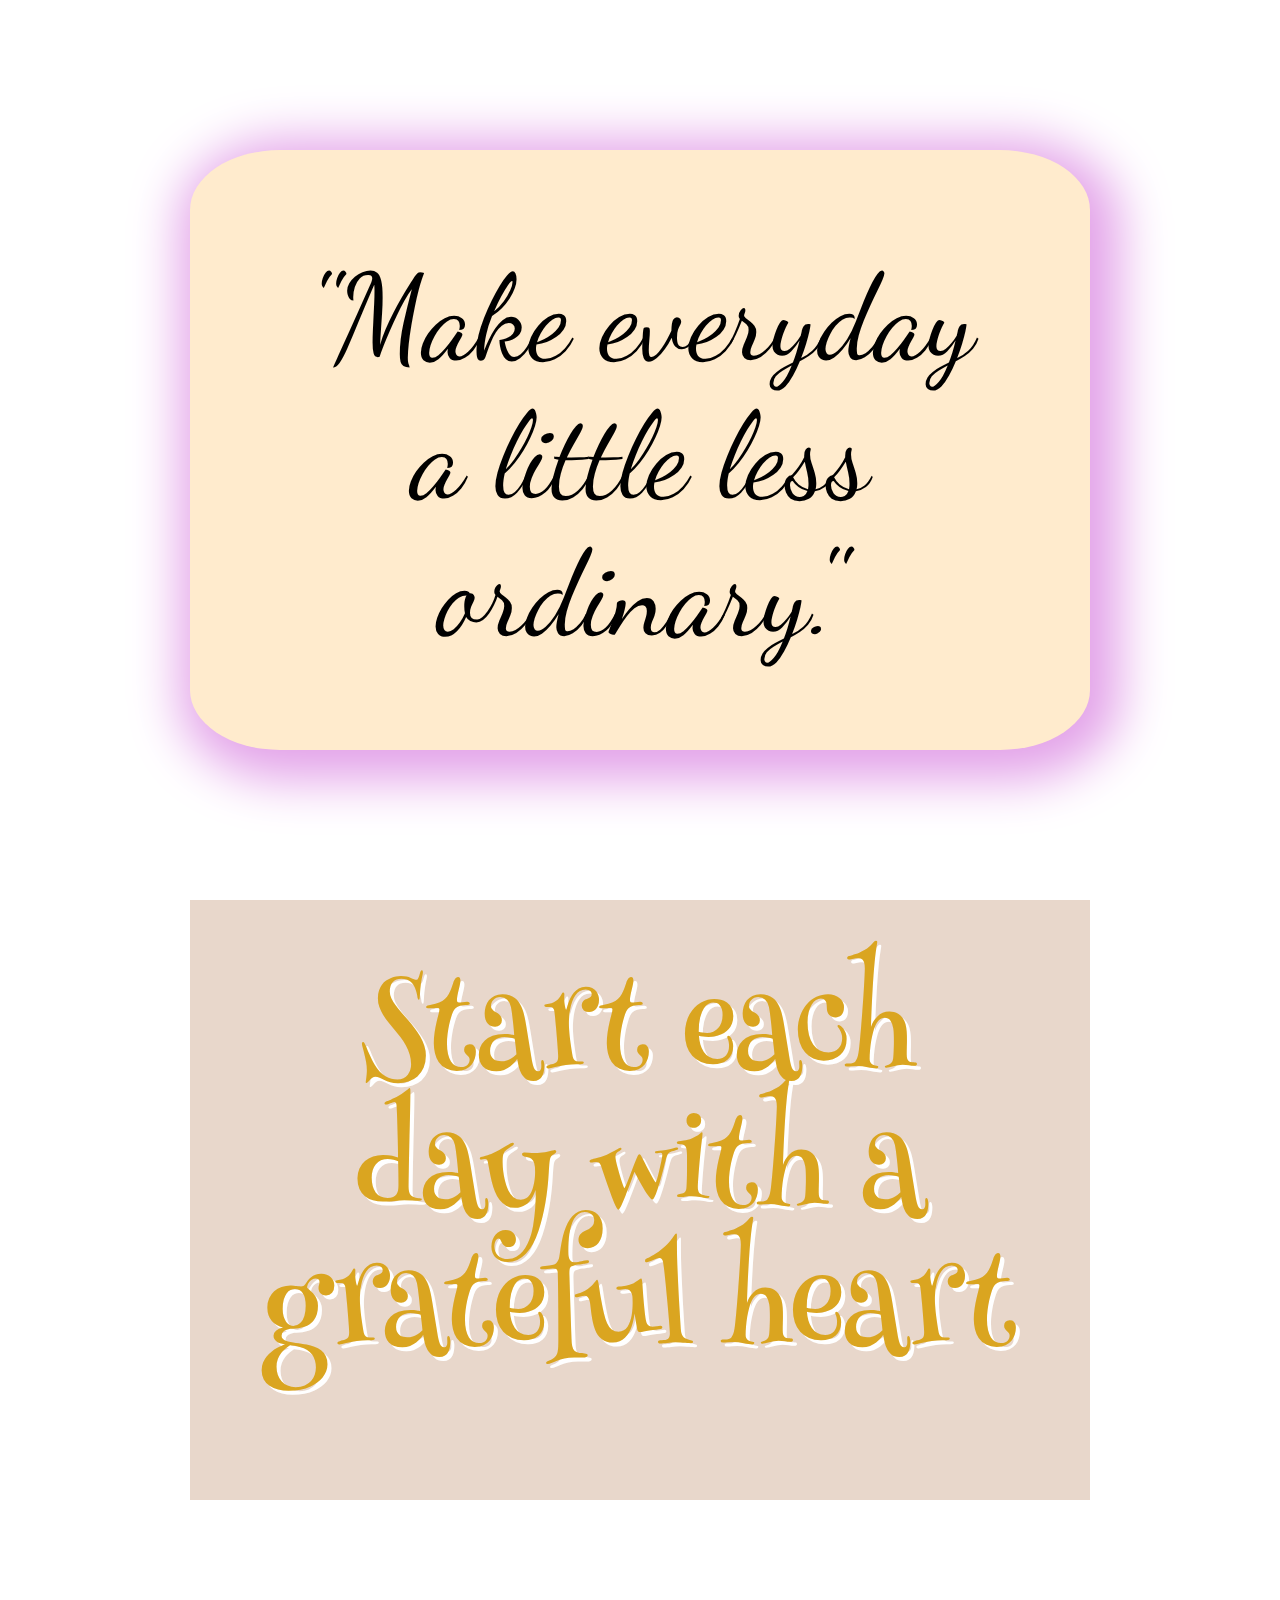
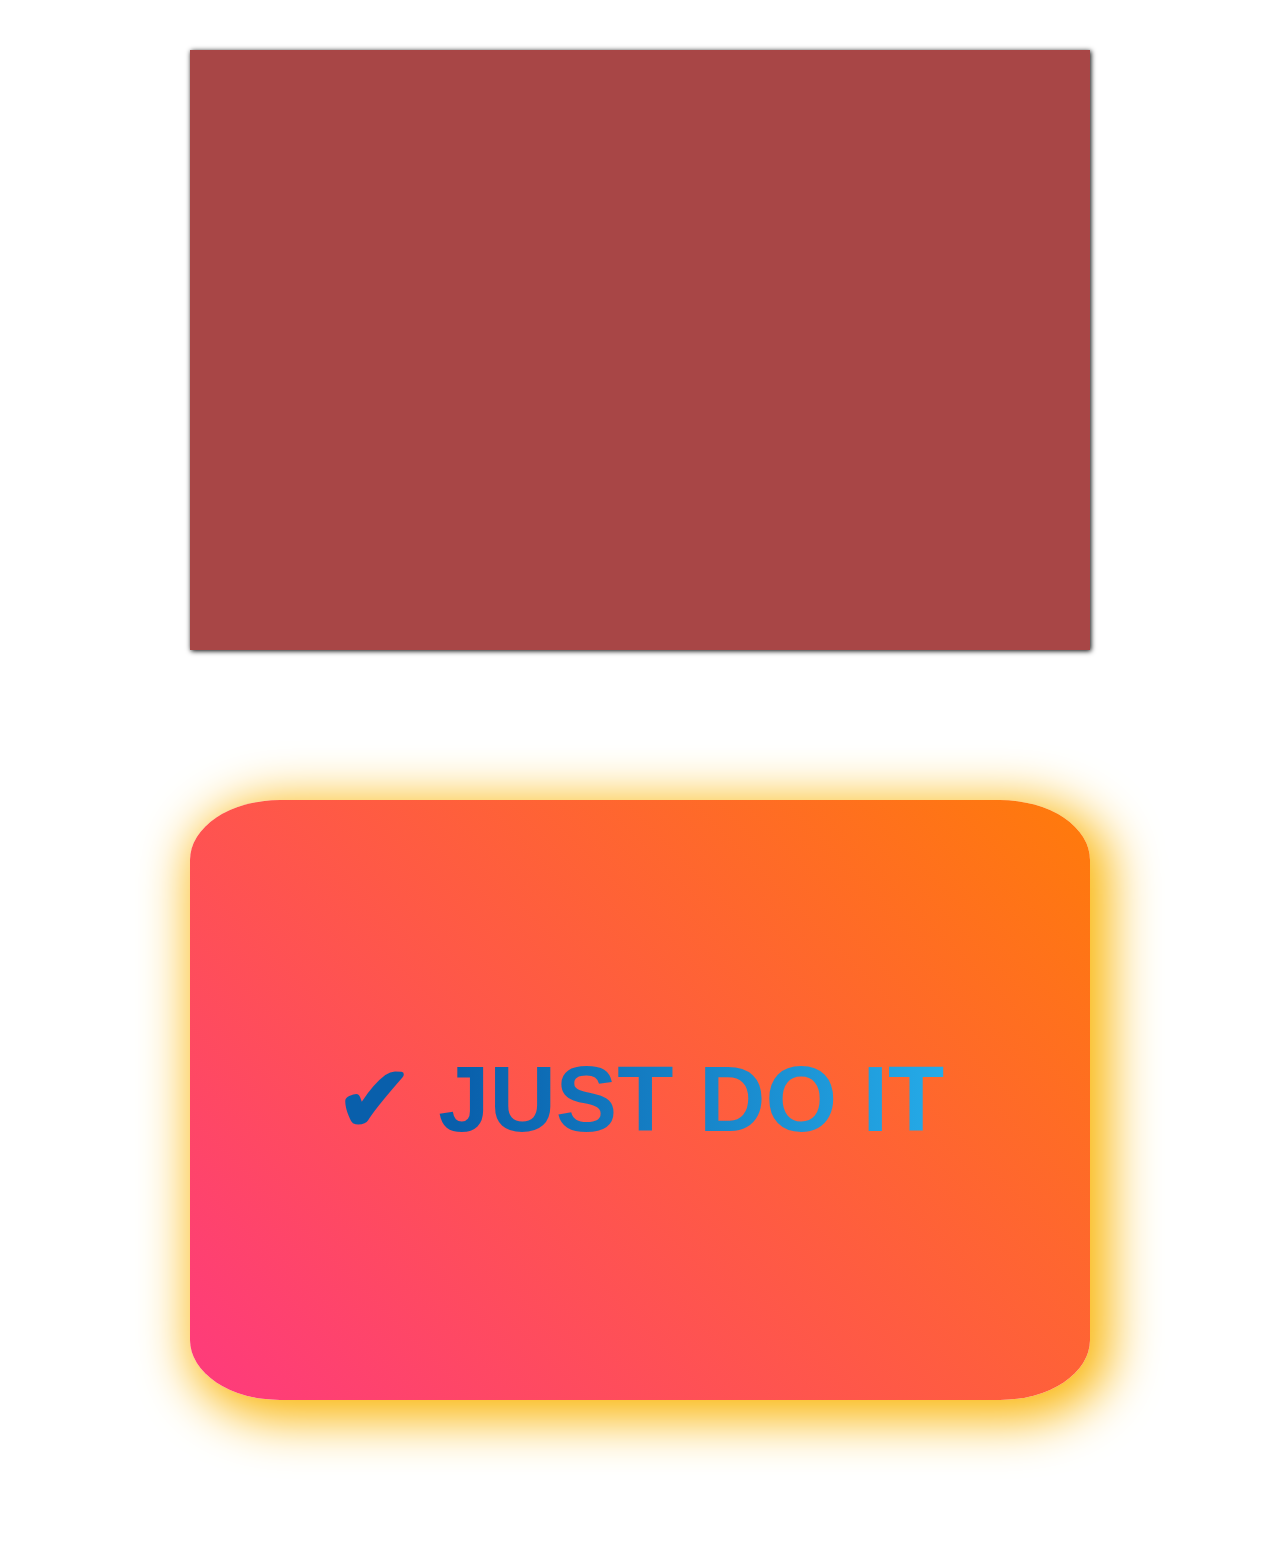
<file: index.html>
<!Doctype html>
<html lang="">

  <head>
    <meta charset="utf-8">
    <title> QUOTES </title>
    <meta name="description" content="">
    <meta name="viewport" content="width=device-width, initial-scale=1">

    <meta property="og:title" content="">
    <meta property="og:type" content="">
    <meta property="og:url" content="">
    <meta property="og:image" content="">

    <link rel="preconnect" href="https://fonts.googleapis.com">
    <link rel="preconnect" href="https://fonts.gstatic.com" crossorigin>
    <link href="https://fonts.googleapis.com/css2?family=Dancing+Script:wght@400;700&display=swap" rel="stylesheet">

    <link rel="preconnect" href="https://fonts.googleapis.com">
    <link rel="preconnect" href="https://fonts.gstatic.com" crossorigin>
    <link href="https://fonts.googleapis.com/css2?family=Henny+Penny&display=swap" rel="stylesheet">


    <link rel="preconnect" href="https://fonts.googleapis.com">
    <link rel="preconnect" href="https://fonts.gstatic.com" crossorigin>
    <link href="https://fonts.googleapis.com/css2?family=Vujahday+Script&display=swap" rel="stylesheet">


    <link rel="apple-touch-icon" sizes="57x57" href="img/apple-icon-57x57.png">
    <link rel="apple-touch-icon" sizes="60x60" href="img/apple-icon-60x60.png">
    <link rel="apple-touch-icon" sizes="72x72" href="img/apple-icon-72x72.png">
    <link rel="apple-touch-icon" sizes="76x76" href="img/apple-icon-76x76.png">
    <link rel="apple-touch-icon" sizes="114x114" href="img/apple-icon-114x114.png">
    <link rel="apple-touch-icon" sizes="120x120" href="img/apple-icon-120x120.png">
    <link rel="apple-touch-icon" sizes="144x144" href="img/apple-icon-144x144.png">
    <link rel="apple-touch-icon" sizes="152x152" href="img/apple-icon-152x152.png">
    <link rel="apple-touch-icon" sizes="180x180" href="img/apple-icon-180x180.png">
    <link rel="icon" type="image/png" sizes="192x192"  href="img/android-icon-192x192.png">
    <link rel="icon" type="image/png" sizes="32x32" href="img/favicon-32x32.png">
    <link rel="icon" type="image/png" sizes="96x96" href="img/favicon-96x96.png">
    <link rel="icon" type="image/png" sizes="16x16" href="img/favicon-16x16.png">
    <link rel="manifest" href="img/manifest.json">
    <meta name="msapplication-TileColor" content="#ffffff">
    <meta name="msapplication-TileImage" content="img/ms-icon-144x144.png">
    <meta name="theme-color" content="#ffffff">


    <link rel="stylesheet" href="css/normalize.css">
    <link rel="stylesheet" href="css/main.css">

  </head>

  <body>
    <div class="container-1">
      <div>
        <p class="quote-1">
          "Make everyday a little less ordinary."
        </p>
      </div>
    </div>

    <div class="container-2">
      <div>
        <p class="quote-2">
          Start each day with a grateful heart
        </p>
      </div>
    </div>


    <div class="container-3">
      <h1 class="quote-3">
        <span> Якщо переможений посміхається, </span>
        <span> переможець втрачає смак перемоги. </span>
      </h1>
    </div>
      

    <div class="container-4">
      <div>

        <div class="quote-4">
          <h1> ✔ Just do it</h1>
        </div>

      </div>
    </div>


  </body>

</html>
</file>
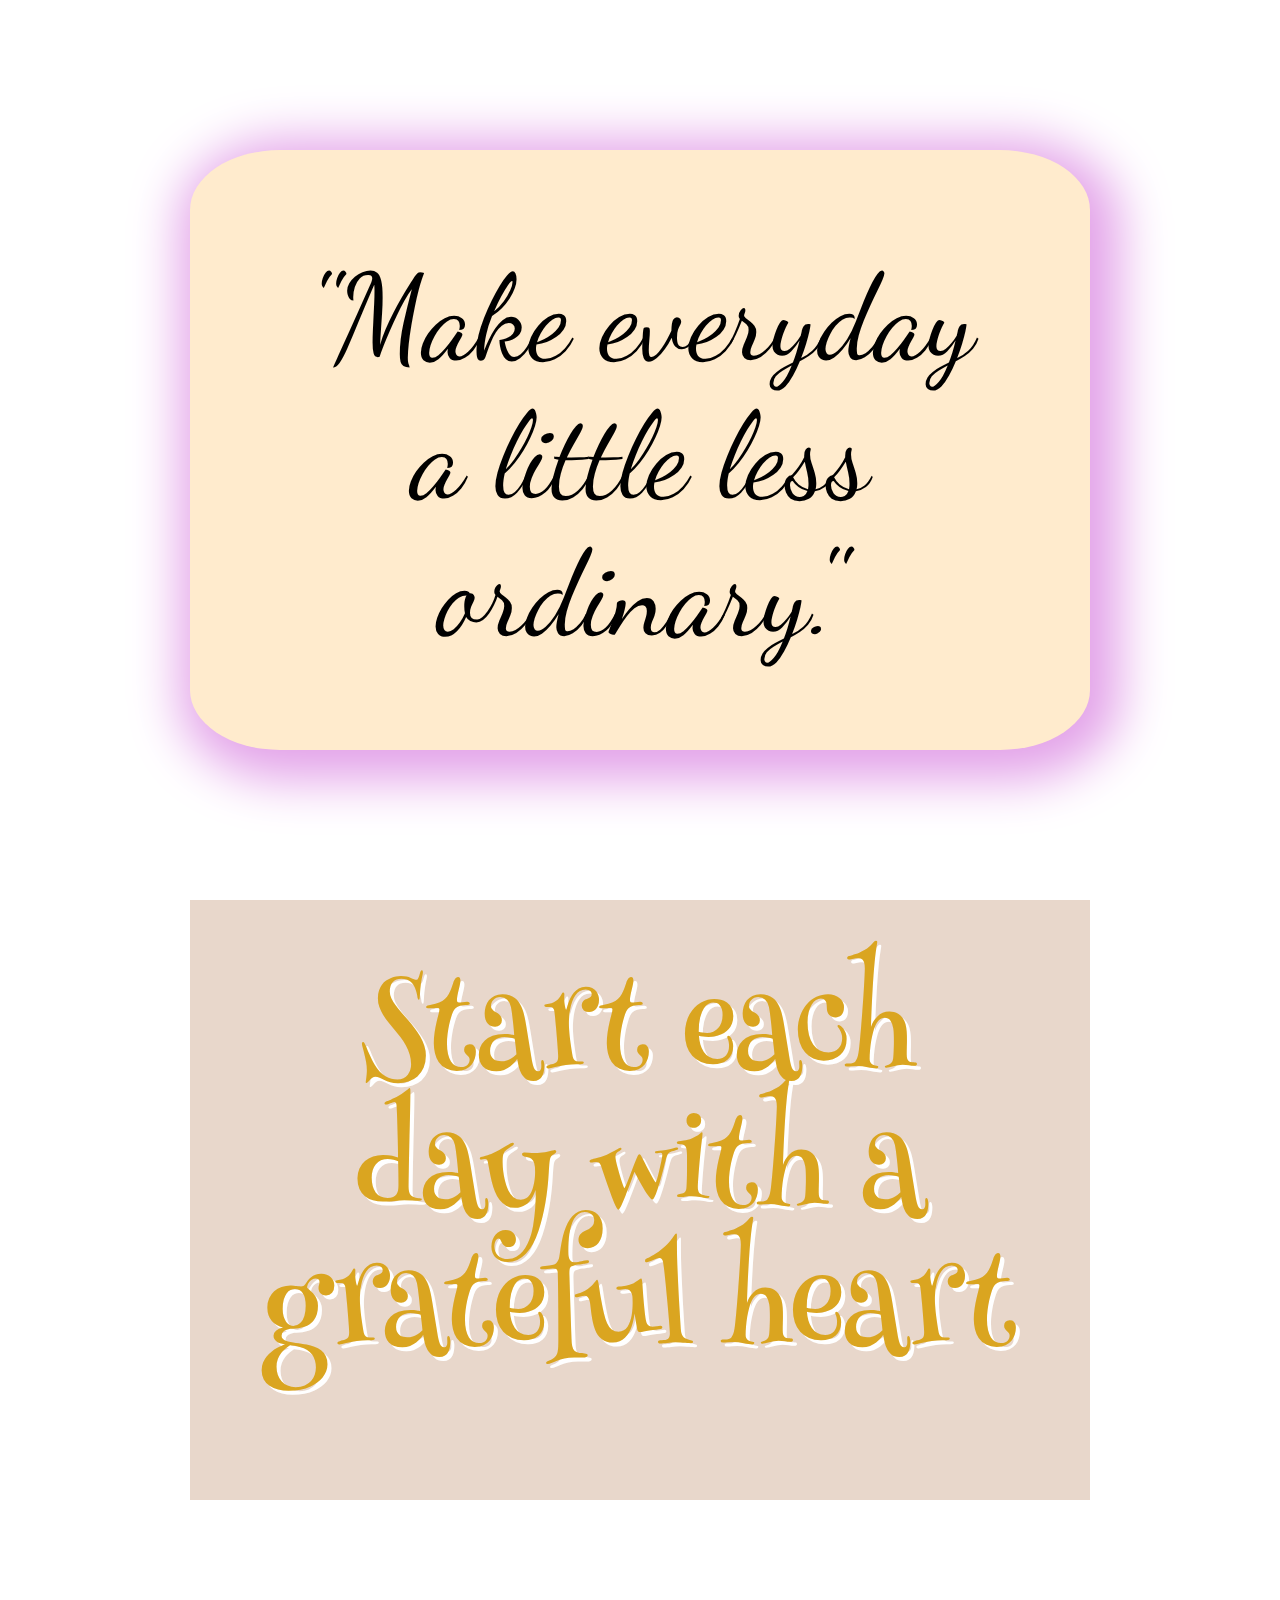
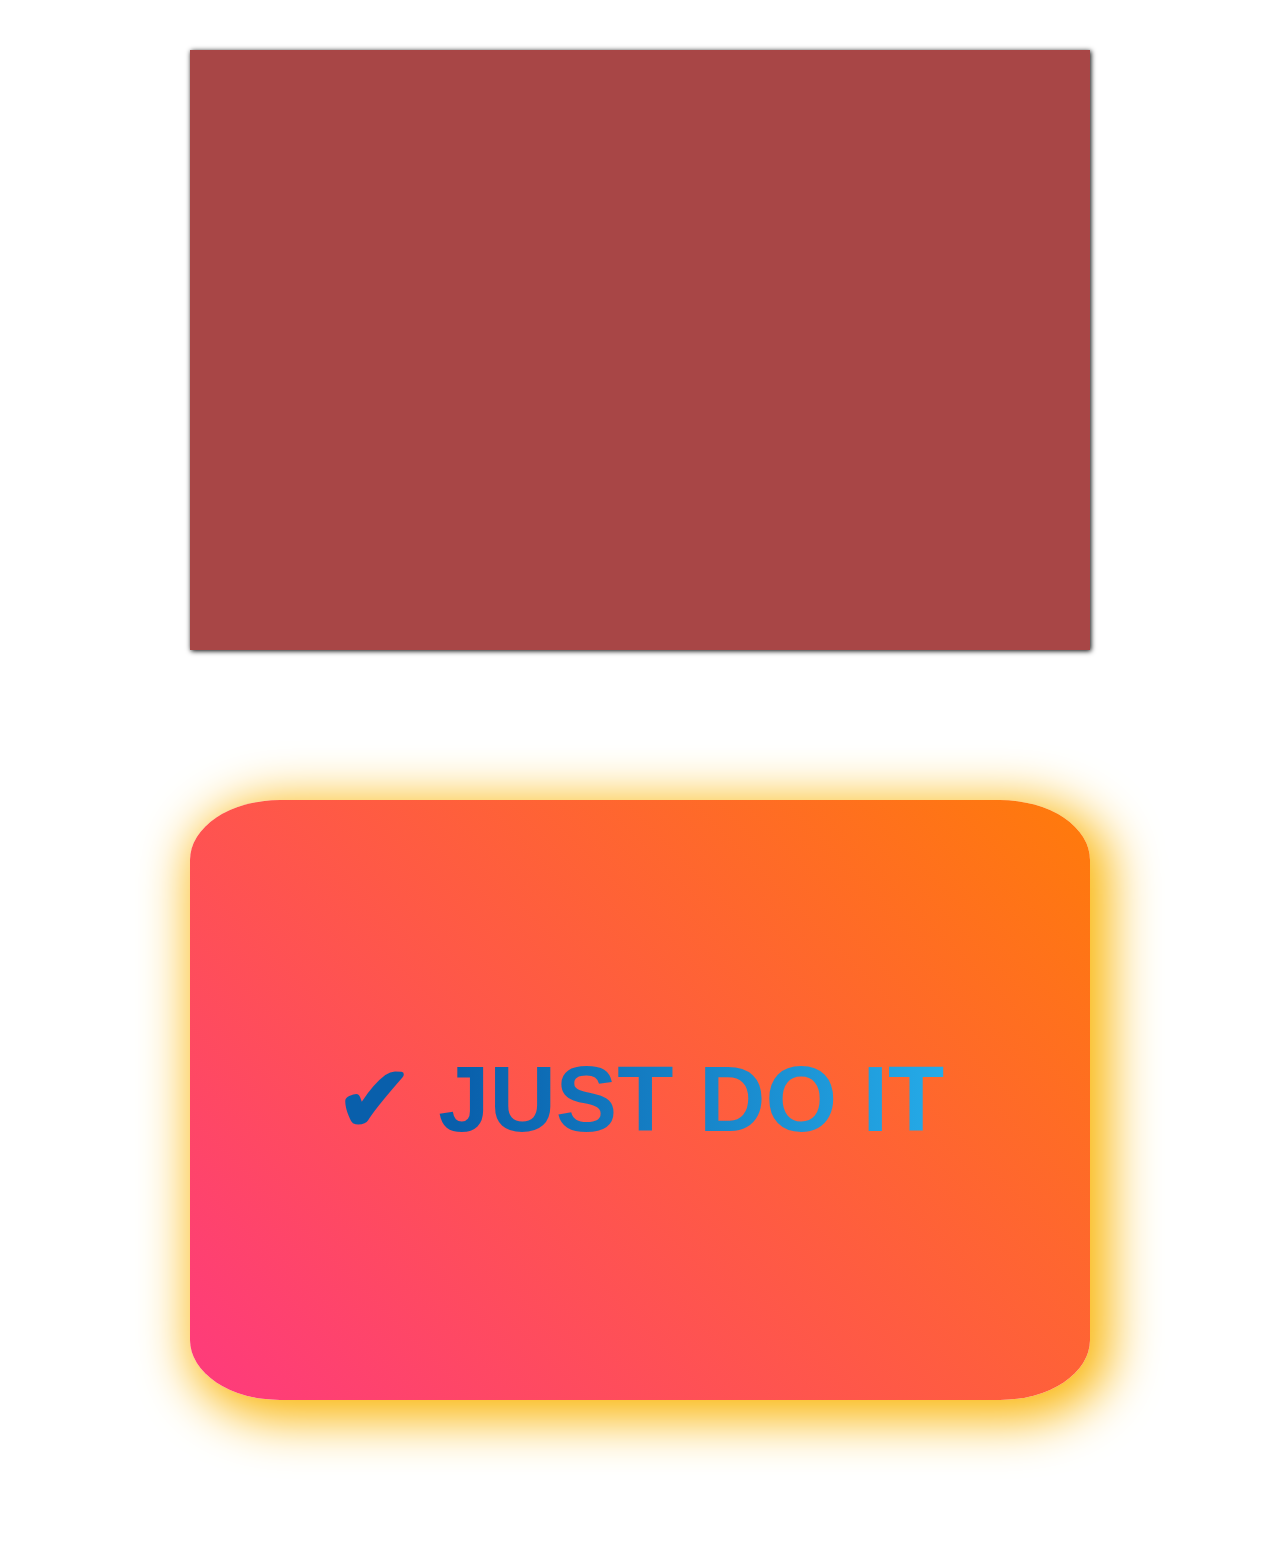
<file: html.html>
<!Doctype html>
<html lang="">

  <head>
    <meta charset="utf-8">
    <title> QUOTES </title>
    <meta name="description" content="">
    <meta name="viewport" content="width=device-width, initial-scale=1">

    <meta property="og:title" content="">
    <meta property="og:type" content="">
    <meta property="og:url" content="">
    <meta property="og:image" content="">

    <link rel="preconnect" href="https://fonts.googleapis.com">
    <link rel="preconnect" href="https://fonts.gstatic.com" crossorigin>
    <link href="https://fonts.googleapis.com/css2?family=Dancing+Script:wght@400;700&display=swap" rel="stylesheet">

    <link rel="preconnect" href="https://fonts.googleapis.com">
    <link rel="preconnect" href="https://fonts.gstatic.com" crossorigin>
    <link href="https://fonts.googleapis.com/css2?family=Henny+Penny&display=swap" rel="stylesheet">


    <link rel="preconnect" href="https://fonts.googleapis.com">
    <link rel="preconnect" href="https://fonts.gstatic.com" crossorigin>
    <link href="https://fonts.googleapis.com/css2?family=Vujahday+Script&display=swap" rel="stylesheet">


    <link rel="apple-touch-icon" sizes="57x57" href="img/apple-icon-57x57.png">
    <link rel="apple-touch-icon" sizes="60x60" href="img/apple-icon-60x60.png">
    <link rel="apple-touch-icon" sizes="72x72" href="img/apple-icon-72x72.png">
    <link rel="apple-touch-icon" sizes="76x76" href="img/apple-icon-76x76.png">
    <link rel="apple-touch-icon" sizes="114x114" href="img/apple-icon-114x114.png">
    <link rel="apple-touch-icon" sizes="120x120" href="img/apple-icon-120x120.png">
    <link rel="apple-touch-icon" sizes="144x144" href="img/apple-icon-144x144.png">
    <link rel="apple-touch-icon" sizes="152x152" href="img/apple-icon-152x152.png">
    <link rel="apple-touch-icon" sizes="180x180" href="img/apple-icon-180x180.png">
    <link rel="icon" type="image/png" sizes="192x192"  href="img/android-icon-192x192.png">
    <link rel="icon" type="image/png" sizes="32x32" href="img/favicon-32x32.png">
    <link rel="icon" type="image/png" sizes="96x96" href="img/favicon-96x96.png">
    <link rel="icon" type="image/png" sizes="16x16" href="img/favicon-16x16.png">
    <link rel="manifest" href="img/manifest.json">
    <meta name="msapplication-TileColor" content="#ffffff">
    <meta name="msapplication-TileImage" content="img/ms-icon-144x144.png">
    <meta name="theme-color" content="#ffffff">


    <link rel="stylesheet" href="css/normalize.css">
    <link rel="stylesheet" href="css/main.css">

  </head>

  <body>
    <div class="container-1">
      <div>
        <p class="quote-1">
          "Make everyday a little less ordinary."
        </p>
      </div>
    </div>

    <div class="container-2">
      <div>
        <p class="quote-2">
          Start each day with a grateful heart
        </p>
      </div>
    </div>


    <div class="container-3">
      <h1 class="quote-3">
        <span> Якщо переможений посміхається, </span>
        <span> переможець втрачає смак перемоги. </span>
      </h1>
    </div>
      

    <div class="container-4">
      <div>

        <div class="quote-4">
          <h1> ✔ Just do it</h1>
        </div>

      </div>
    </div>


  </body>

</html>
</file>
<file: css/main.css>
.body{
  background-color: rgb(56, 125, 157);
}


/* 1 */
.container-1{
  background-color: blanchedalmond;    
  background-repeat: no-repeat;
  background-size: cover;
  background-position: center;
  width: 900px;
  height: 600px;
  margin: 150px auto;
  color: black;
  border-radius: 10%;
  box-shadow: 10px 10px 50px 20px rgb(227, 162, 233);
}
.quote-1{
  font-family: 'Dancing Script', cursive;
  font-size: 120px;
  text-align: center;
  padding: 100px;
  animation: rainbow 1s infinite;
}
  @keyframes rainbow {
  0% {
    text-shadow: 0px 0px transparent, 1px 1px #19F, 2px 2px #19F, 3px 3px #19F, 4px 4px #19F, 5px 5px #19F, 6px 6px #19F, 7px 7px #19F, 8px 8px #19F, 9px 9px #19F, 10px 10px #19F, 11px 11px #19F, 12px 12px #19F, 13px 13px #EA0, 14px 14px #EA0, 15px 15px #EA0, 16px 16px #EA0, 17px 17px #EA0, 18px 18px #EA0, 19px 19px #EA0, 20px 20px #EA0, 21px 21px #EA0, 22px 22px #EA0, 23px 23px #EA0, 24px 24px #EA0, 25px 25px #E62, 26px 26px #E62, 27px 27px #E62, 28px 28px #E62, 29px 29px #E62, 30px 30px #E62, 31px 31px #E62, 32px 32px #E62, 33px 33px #E62, 34px 34px #E62, 35px 35px #E62, 36px 36px #E62, 37px 37px #E62, 38px 38px #C25, 39px 39px #C25, 40px 40px #C25, 41px 41px #C25, 42px 42px #C25, 43px 43px #C25, 44px 44px #C25, 45px 45px #C25, 46px 46px #C25, 47px 47px #C25, 48px 48px #C25, 49px 49px #C25, 50px 50px #19F;
  }
  2% {
    text-shadow: 0px 0px transparent, 1px 1px #19F, 2px 2px #19F, 3px 3px #19F, 4px 4px #19F, 5px 5px #19F, 6px 6px #19F, 7px 7px #19F, 8px 8px #19F, 9px 9px #19F, 10px 10px #19F, 11px 11px #19F, 12px 12px #EA0, 13px 13px #EA0, 14px 14px #EA0, 15px 15px #EA0, 16px 16px #EA0, 17px 17px #EA0, 18px 18px #EA0, 19px 19px #EA0, 20px 20px #EA0, 21px 21px #EA0, 22px 22px #EA0, 23px 23px #EA0, 24px 24px #E62, 25px 25px #E62, 26px 26px #E62, 27px 27px #E62, 28px 28px #E62, 29px 29px #E62, 30px 30px #E62, 31px 31px #E62, 32px 32px #E62, 33px 33px #E62, 34px 34px #E62, 35px 35px #E62, 36px 36px #E62, 37px 37px #C25, 38px 38px #C25, 39px 39px #C25, 40px 40px #C25, 41px 41px #C25, 42px 42px #C25, 43px 43px #C25, 44px 44px #C25, 45px 45px #C25, 46px 46px #C25, 47px 47px #C25, 48px 48px #C25, 49px 49px #19F, 50px 50px #19F;
  }
  4% {
    text-shadow: 0px 0px transparent, 1px 1px #19F, 2px 2px #19F, 3px 3px #19F, 4px 4px #19F, 5px 5px #19F, 6px 6px #19F, 7px 7px #19F, 8px 8px #19F, 9px 9px #19F, 10px 10px #19F, 11px 11px #EA0, 12px 12px #EA0, 13px 13px #EA0, 14px 14px #EA0, 15px 15px #EA0, 16px 16px #EA0, 17px 17px #EA0, 18px 18px #EA0, 19px 19px #EA0, 20px 20px #EA0, 21px 21px #EA0, 22px 22px #EA0, 23px 23px #E62, 24px 24px #E62, 25px 25px #E62, 26px 26px #E62, 27px 27px #E62, 28px 28px #E62, 29px 29px #E62, 30px 30px #E62, 31px 31px #E62, 32px 32px #E62, 33px 33px #E62, 34px 34px #E62, 35px 35px #E62, 36px 36px #C25, 37px 37px #C25, 38px 38px #C25, 39px 39px #C25, 40px 40px #C25, 41px 41px #C25, 42px 42px #C25, 43px 43px #C25, 44px 44px #C25, 45px 45px #C25, 46px 46px #C25, 47px 47px #C25, 48px 48px #19F, 49px 49px #19F, 50px 50px #19F;
  }
  6% {
    text-shadow: 0px 0px transparent, 1px 1px #19F, 2px 2px #19F, 3px 3px #19F, 4px 4px #19F, 5px 5px #19F, 6px 6px #19F, 7px 7px #19F, 8px 8px #19F, 9px 9px #19F, 10px 10px #EA0, 11px 11px #EA0, 12px 12px #EA0, 13px 13px #EA0, 14px 14px #EA0, 15px 15px #EA0, 16px 16px #EA0, 17px 17px #EA0, 18px 18px #EA0, 19px 19px #EA0, 20px 20px #EA0, 21px 21px #EA0, 22px 22px #E62, 23px 23px #E62, 24px 24px #E62, 25px 25px #E62, 26px 26px #E62, 27px 27px #E62, 28px 28px #E62, 29px 29px #E62, 30px 30px #E62, 31px 31px #E62, 32px 32px #E62, 33px 33px #E62, 34px 34px #E62, 35px 35px #C25, 36px 36px #C25, 37px 37px #C25, 38px 38px #C25, 39px 39px #C25, 40px 40px #C25, 41px 41px #C25, 42px 42px #C25, 43px 43px #C25, 44px 44px #C25, 45px 45px #C25, 46px 46px #C25, 47px 47px #19F, 48px 48px #19F, 49px 49px #19F, 50px 50px #19F;
  }
  8% {
    text-shadow: 0px 0px transparent, 1px 1px #19F, 2px 2px #19F, 3px 3px #19F, 4px 4px #19F, 5px 5px #19F, 6px 6px #19F, 7px 7px #19F, 8px 8px #19F, 9px 9px #EA0, 10px 10px #EA0, 11px 11px #EA0, 12px 12px #EA0, 13px 13px #EA0, 14px 14px #EA0, 15px 15px #EA0, 16px 16px #EA0, 17px 17px #EA0, 18px 18px #EA0, 19px 19px #EA0, 20px 20px #EA0, 21px 21px #E62, 22px 22px #E62, 23px 23px #E62, 24px 24px #E62, 25px 25px #E62, 26px 26px #E62, 27px 27px #E62, 28px 28px #E62, 29px 29px #E62, 30px 30px #E62, 31px 31px #E62, 32px 32px #E62, 33px 33px #E62, 34px 34px #C25, 35px 35px #C25, 36px 36px #C25, 37px 37px #C25, 38px 38px #C25, 39px 39px #C25, 40px 40px #C25, 41px 41px #C25, 42px 42px #C25, 43px 43px #C25, 44px 44px #C25, 45px 45px #C25, 46px 46px #19F, 47px 47px #19F, 48px 48px #19F, 49px 49px #19F, 50px 50px #19F;
  }
  10% {
    text-shadow: 0px 0px transparent, 1px 1px #19F, 2px 2px #19F, 3px 3px #19F, 4px 4px #19F, 5px 5px #19F, 6px 6px #19F, 7px 7px #19F, 8px 8px #EA0, 9px 9px #EA0, 10px 10px #EA0, 11px 11px #EA0, 12px 12px #EA0, 13px 13px #EA0, 14px 14px #EA0, 15px 15px #EA0, 16px 16px #EA0, 17px 17px #EA0, 18px 18px #EA0, 19px 19px #EA0, 20px 20px #E62, 21px 21px #E62, 22px 22px #E62, 23px 23px #E62, 24px 24px #E62, 25px 25px #E62, 26px 26px #E62, 27px 27px #E62, 28px 28px #E62, 29px 29px #E62, 30px 30px #E62, 31px 31px #E62, 32px 32px #E62, 33px 33px #C25, 34px 34px #C25, 35px 35px #C25, 36px 36px #C25, 37px 37px #C25, 38px 38px #C25, 39px 39px #C25, 40px 40px #C25, 41px 41px #C25, 42px 42px #C25, 43px 43px #C25, 44px 44px #C25, 45px 45px #19F, 46px 46px #19F, 47px 47px #19F, 48px 48px #19F, 49px 49px #19F, 50px 50px #19F;
  }
  12% {
    text-shadow: 0px 0px transparent, 1px 1px #19F, 2px 2px #19F, 3px 3px #19F, 4px 4px #19F, 5px 5px #19F, 6px 6px #19F, 7px 7px #EA0, 8px 8px #EA0, 9px 9px #EA0, 10px 10px #EA0, 11px 11px #EA0, 12px 12px #EA0, 13px 13px #EA0, 14px 14px #EA0, 15px 15px #EA0, 16px 16px #EA0, 17px 17px #EA0, 18px 18px #EA0, 19px 19px #E62, 20px 20px #E62, 21px 21px #E62, 22px 22px #E62, 23px 23px #E62, 24px 24px #E62, 25px 25px #E62, 26px 26px #E62, 27px 27px #E62, 28px 28px #E62, 29px 29px #E62, 30px 30px #E62, 31px 31px #E62, 32px 32px #C25, 33px 33px #C25, 34px 34px #C25, 35px 35px #C25, 36px 36px #C25, 37px 37px #C25, 38px 38px #C25, 39px 39px #C25, 40px 40px #C25, 41px 41px #C25, 42px 42px #C25, 43px 43px #C25, 44px 44px #19F, 45px 45px #19F, 46px 46px #19F, 47px 47px #19F, 48px 48px #19F, 49px 49px #19F, 50px 50px #19F;
  }
  14% {
    text-shadow: 0px 0px transparent, 1px 1px #19F, 2px 2px #19F, 3px 3px #19F, 4px 4px #19F, 5px 5px #19F, 6px 6px #EA0, 7px 7px #EA0, 8px 8px #EA0, 9px 9px #EA0, 10px 10px #EA0, 11px 11px #EA0, 12px 12px #EA0, 13px 13px #EA0, 14px 14px #EA0, 15px 15px #EA0, 16px 16px #EA0, 17px 17px #EA0, 18px 18px #E62, 19px 19px #E62, 20px 20px #E62, 21px 21px #E62, 22px 22px #E62, 23px 23px #E62, 24px 24px #E62, 25px 25px #E62, 26px 26px #E62, 27px 27px #E62, 28px 28px #E62, 29px 29px #E62, 30px 30px #E62, 31px 31px #C25, 32px 32px #C25, 33px 33px #C25, 34px 34px #C25, 35px 35px #C25, 36px 36px #C25, 37px 37px #C25, 38px 38px #C25, 39px 39px #C25, 40px 40px #C25, 41px 41px #C25, 42px 42px #C25, 43px 43px #19F, 44px 44px #19F, 45px 45px #19F, 46px 46px #19F, 47px 47px #19F, 48px 48px #19F, 49px 49px #19F, 50px 50px #19F;
  }
  16% {
    text-shadow: 0px 0px transparent, 1px 1px #19F, 2px 2px #19F, 3px 3px #19F, 4px 4px #19F, 5px 5px #EA0, 6px 6px #EA0, 7px 7px #EA0, 8px 8px #EA0, 9px 9px #EA0, 10px 10px #EA0, 11px 11px #EA0, 12px 12px #EA0, 13px 13px #EA0, 14px 14px #EA0, 15px 15px #EA0, 16px 16px #EA0, 17px 17px #E62, 18px 18px #E62, 19px 19px #E62, 20px 20px #E62, 21px 21px #E62, 22px 22px #E62, 23px 23px #E62, 24px 24px #E62, 25px 25px #E62, 26px 26px #E62, 27px 27px #E62, 28px 28px #E62, 29px 29px #E62, 30px 30px #C25, 31px 31px #C25, 32px 32px #C25, 33px 33px #C25, 34px 34px #C25, 35px 35px #C25, 36px 36px #C25, 37px 37px #C25, 38px 38px #C25, 39px 39px #C25, 40px 40px #C25, 41px 41px #C25, 42px 42px #19F, 43px 43px #19F, 44px 44px #19F, 45px 45px #19F, 46px 46px #19F, 47px 47px #19F, 48px 48px #19F, 49px 49px #19F, 50px 50px #19F;
  }
  18% {
    text-shadow: 0px 0px transparent, 1px 1px #19F, 2px 2px #19F, 3px 3px #19F, 4px 4px #EA0, 5px 5px #EA0, 6px 6px #EA0, 7px 7px #EA0, 8px 8px #EA0, 9px 9px #EA0, 10px 10px #EA0, 11px 11px #EA0, 12px 12px #EA0, 13px 13px #EA0, 14px 14px #EA0, 15px 15px #EA0, 16px 16px #E62, 17px 17px #E62, 18px 18px #E62, 19px 19px #E62, 20px 20px #E62, 21px 21px #E62, 22px 22px #E62, 23px 23px #E62, 24px 24px #E62, 25px 25px #E62, 26px 26px #E62, 27px 27px #E62, 28px 28px #E62, 29px 29px #C25, 30px 30px #C25, 31px 31px #C25, 32px 32px #C25, 33px 33px #C25, 34px 34px #C25, 35px 35px #C25, 36px 36px #C25, 37px 37px #C25, 38px 38px #C25, 39px 39px #C25, 40px 40px #C25, 41px 41px #19F, 42px 42px #19F, 43px 43px #19F, 44px 44px #19F, 45px 45px #19F, 46px 46px #19F, 47px 47px #19F, 48px 48px #19F, 49px 49px #19F, 50px 50px #19F;
  }
  20% {
    text-shadow: 0px 0px transparent, 1px 1px #19F, 2px 2px #19F, 3px 3px #EA0, 4px 4px #EA0, 5px 5px #EA0, 6px 6px #EA0, 7px 7px #EA0, 8px 8px #EA0, 9px 9px #EA0, 10px 10px #EA0, 11px 11px #EA0, 12px 12px #EA0, 13px 13px #EA0, 14px 14px #EA0, 15px 15px #E62, 16px 16px #E62, 17px 17px #E62, 18px 18px #E62, 19px 19px #E62, 20px 20px #E62, 21px 21px #E62, 22px 22px #E62, 23px 23px #E62, 24px 24px #E62, 25px 25px #E62, 26px 26px #E62, 27px 27px #E62, 28px 28px #C25, 29px 29px #C25, 30px 30px #C25, 31px 31px #C25, 32px 32px #C25, 33px 33px #C25, 34px 34px #C25, 35px 35px #C25, 36px 36px #C25, 37px 37px #C25, 38px 38px #C25, 39px 39px #C25, 40px 40px #19F, 41px 41px #19F, 42px 42px #19F, 43px 43px #19F, 44px 44px #19F, 45px 45px #19F, 46px 46px #19F, 47px 47px #19F, 48px 48px #19F, 49px 49px #19F, 50px 50px #19F;
  }
  22% {
    text-shadow: 0px 0px transparent, 1px 1px #19F, 2px 2px #EA0, 3px 3px #EA0, 4px 4px #EA0, 5px 5px #EA0, 6px 6px #EA0, 7px 7px #EA0, 8px 8px #EA0, 9px 9px #EA0, 10px 10px #EA0, 11px 11px #EA0, 12px 12px #EA0, 13px 13px #EA0, 14px 14px #E62, 15px 15px #E62, 16px 16px #E62, 17px 17px #E62, 18px 18px #E62, 19px 19px #E62, 20px 20px #E62, 21px 21px #E62, 22px 22px #E62, 23px 23px #E62, 24px 24px #E62, 25px 25px #E62, 26px 26px #E62, 27px 27px #C25, 28px 28px #C25, 29px 29px #C25, 30px 30px #C25, 31px 31px #C25, 32px 32px #C25, 33px 33px #C25, 34px 34px #C25, 35px 35px #C25, 36px 36px #C25, 37px 37px #C25, 38px 38px #C25, 39px 39px #19F, 40px 40px #19F, 41px 41px #19F, 42px 42px #19F, 43px 43px #19F, 44px 44px #19F, 45px 45px #19F, 46px 46px #19F, 47px 47px #19F, 48px 48px #19F, 49px 49px #19F, 50px 50px #19F;
  }
  24% {
    text-shadow: 0px 0px transparent, 1px 1px #EA0, 2px 2px #EA0, 3px 3px #EA0, 4px 4px #EA0, 5px 5px #EA0, 6px 6px #EA0, 7px 7px #EA0, 8px 8px #EA0, 9px 9px #EA0, 10px 10px #EA0, 11px 11px #EA0, 12px 12px #EA0, 13px 13px #E62, 14px 14px #E62, 15px 15px #E62, 16px 16px #E62, 17px 17px #E62, 18px 18px #E62, 19px 19px #E62, 20px 20px #E62, 21px 21px #E62, 22px 22px #E62, 23px 23px #E62, 24px 24px #E62, 25px 25px #E62, 26px 26px #C25, 27px 27px #C25, 28px 28px #C25, 29px 29px #C25, 30px 30px #C25, 31px 31px #C25, 32px 32px #C25, 33px 33px #C25, 34px 34px #C25, 35px 35px #C25, 36px 36px #C25, 37px 37px #C25, 38px 38px #19F, 39px 39px #19F, 40px 40px #19F, 41px 41px #19F, 42px 42px #19F, 43px 43px #19F, 44px 44px #19F, 45px 45px #19F, 46px 46px #19F, 47px 47px #19F, 48px 48px #19F, 49px 49px #19F, 50px 50px #19F;
  }
  26% {
    text-shadow: 0px 0px transparent, 1px 1px #EA0, 2px 2px #EA0, 3px 3px #EA0, 4px 4px #EA0, 5px 5px #EA0, 6px 6px #EA0, 7px 7px #EA0, 8px 8px #EA0, 9px 9px #EA0, 10px 10px #EA0, 11px 11px #EA0, 12px 12px #E62, 13px 13px #E62, 14px 14px #E62, 15px 15px #E62, 16px 16px #E62, 17px 17px #E62, 18px 18px #E62, 19px 19px #E62, 20px 20px #E62, 21px 21px #E62, 22px 22px #E62, 23px 23px #E62, 24px 24px #E62, 25px 25px #C25, 26px 26px #C25, 27px 27px #C25, 28px 28px #C25, 29px 29px #C25, 30px 30px #C25, 31px 31px #C25, 32px 32px #C25, 33px 33px #C25, 34px 34px #C25, 35px 35px #C25, 36px 36px #C25, 37px 37px #19F, 38px 38px #19F, 39px 39px #19F, 40px 40px #19F, 41px 41px #19F, 42px 42px #19F, 43px 43px #19F, 44px 44px #19F, 45px 45px #19F, 46px 46px #19F, 47px 47px #19F, 48px 48px #19F, 49px 49px #19F, 50px 50px #EA0;
  }
  28% {
    text-shadow: 0px 0px transparent, 1px 1px #EA0, 2px 2px #EA0, 3px 3px #EA0, 4px 4px #EA0, 5px 5px #EA0, 6px 6px #EA0, 7px 7px #EA0, 8px 8px #EA0, 9px 9px #EA0, 10px 10px #EA0, 11px 11px #E62, 12px 12px #E62, 13px 13px #E62, 14px 14px #E62, 15px 15px #E62, 16px 16px #E62, 17px 17px #E62, 18px 18px #E62, 19px 19px #E62, 20px 20px #E62, 21px 21px #E62, 22px 22px #E62, 23px 23px #E62, 24px 24px #C25, 25px 25px #C25, 26px 26px #C25, 27px 27px #C25, 28px 28px #C25, 29px 29px #C25, 30px 30px #C25, 31px 31px #C25, 32px 32px #C25, 33px 33px #C25, 34px 34px #C25, 35px 35px #C25, 36px 36px #19F, 37px 37px #19F, 38px 38px #19F, 39px 39px #19F, 40px 40px #19F, 41px 41px #19F, 42px 42px #19F, 43px 43px #19F, 44px 44px #19F, 45px 45px #19F, 46px 46px #19F, 47px 47px #19F, 48px 48px #19F, 49px 49px #EA0, 50px 50px #EA0;
  }
  30% {
    text-shadow: 0px 0px transparent, 1px 1px #EA0, 2px 2px #EA0, 3px 3px #EA0, 4px 4px #EA0, 5px 5px #EA0, 6px 6px #EA0, 7px 7px #EA0, 8px 8px #EA0, 9px 9px #EA0, 10px 10px #E62, 11px 11px #E62, 12px 12px #E62, 13px 13px #E62, 14px 14px #E62, 15px 15px #E62, 16px 16px #E62, 17px 17px #E62, 18px 18px #E62, 19px 19px #E62, 20px 20px #E62, 21px 21px #E62, 22px 22px #E62, 23px 23px #C25, 24px 24px #C25, 25px 25px #C25, 26px 26px #C25, 27px 27px #C25, 28px 28px #C25, 29px 29px #C25, 30px 30px #C25, 31px 31px #C25, 32px 32px #C25, 33px 33px #C25, 34px 34px #C25, 35px 35px #19F, 36px 36px #19F, 37px 37px #19F, 38px 38px #19F, 39px 39px #19F, 40px 40px #19F, 41px 41px #19F, 42px 42px #19F, 43px 43px #19F, 44px 44px #19F, 45px 45px #19F, 46px 46px #19F, 47px 47px #19F, 48px 48px #EA0, 49px 49px #EA0, 50px 50px #EA0;
  }
  32% {
    text-shadow: 0px 0px transparent, 1px 1px #EA0, 2px 2px #EA0, 3px 3px #EA0, 4px 4px #EA0, 5px 5px #EA0, 6px 6px #EA0, 7px 7px #EA0, 8px 8px #EA0, 9px 9px #E62, 10px 10px #E62, 11px 11px #E62, 12px 12px #E62, 13px 13px #E62, 14px 14px #E62, 15px 15px #E62, 16px 16px #E62, 17px 17px #E62, 18px 18px #E62, 19px 19px #E62, 20px 20px #E62, 21px 21px #E62, 22px 22px #C25, 23px 23px #C25, 24px 24px #C25, 25px 25px #C25, 26px 26px #C25, 27px 27px #C25, 28px 28px #C25, 29px 29px #C25, 30px 30px #C25, 31px 31px #C25, 32px 32px #C25, 33px 33px #C25, 34px 34px #19F, 35px 35px #19F, 36px 36px #19F, 37px 37px #19F, 38px 38px #19F, 39px 39px #19F, 40px 40px #19F, 41px 41px #19F, 42px 42px #19F, 43px 43px #19F, 44px 44px #19F, 45px 45px #19F, 46px 46px #19F, 47px 47px #EA0, 48px 48px #EA0, 49px 49px #EA0, 50px 50px #EA0;
  }
  34% {
    text-shadow: 0px 0px transparent, 1px 1px #EA0, 2px 2px #EA0, 3px 3px #EA0, 4px 4px #EA0, 5px 5px #EA0, 6px 6px #EA0, 7px 7px #EA0, 8px 8px #E62, 9px 9px #E62, 10px 10px #E62, 11px 11px #E62, 12px 12px #E62, 13px 13px #E62, 14px 14px #E62, 15px 15px #E62, 16px 16px #E62, 17px 17px #E62, 18px 18px #E62, 19px 19px #E62, 20px 20px #E62, 21px 21px #C25, 22px 22px #C25, 23px 23px #C25, 24px 24px #C25, 25px 25px #C25, 26px 26px #C25, 27px 27px #C25, 28px 28px #C25, 29px 29px #C25, 30px 30px #C25, 31px 31px #C25, 32px 32px #C25, 33px 33px #19F, 34px 34px #19F, 35px 35px #19F, 36px 36px #19F, 37px 37px #19F, 38px 38px #19F, 39px 39px #19F, 40px 40px #19F, 41px 41px #19F, 42px 42px #19F, 43px 43px #19F, 44px 44px #19F, 45px 45px #19F, 46px 46px #EA0, 47px 47px #EA0, 48px 48px #EA0, 49px 49px #EA0, 50px 50px #EA0;
  }
  36% {
    text-shadow: 0px 0px transparent, 1px 1px #EA0, 2px 2px #EA0, 3px 3px #EA0, 4px 4px #EA0, 5px 5px #EA0, 6px 6px #EA0, 7px 7px #E62, 8px 8px #E62, 9px 9px #E62, 10px 10px #E62, 11px 11px #E62, 12px 12px #E62, 13px 13px #E62, 14px 14px #E62, 15px 15px #E62, 16px 16px #E62, 17px 17px #E62, 18px 18px #E62, 19px 19px #E62, 20px 20px #C25, 21px 21px #C25, 22px 22px #C25, 23px 23px #C25, 24px 24px #C25, 25px 25px #C25, 26px 26px #C25, 27px 27px #C25, 28px 28px #C25, 29px 29px #C25, 30px 30px #C25, 31px 31px #C25, 32px 32px #19F, 33px 33px #19F, 34px 34px #19F, 35px 35px #19F, 36px 36px #19F, 37px 37px #19F, 38px 38px #19F, 39px 39px #19F, 40px 40px #19F, 41px 41px #19F, 42px 42px #19F, 43px 43px #19F, 44px 44px #19F, 45px 45px #EA0, 46px 46px #EA0, 47px 47px #EA0, 48px 48px #EA0, 49px 49px #EA0, 50px 50px #EA0;
  }
  38% {
    text-shadow: 0px 0px transparent, 1px 1px #EA0, 2px 2px #EA0, 3px 3px #EA0, 4px 4px #EA0, 5px 5px #EA0, 6px 6px #E62, 7px 7px #E62, 8px 8px #E62, 9px 9px #E62, 10px 10px #E62, 11px 11px #E62, 12px 12px #E62, 13px 13px #E62, 14px 14px #E62, 15px 15px #E62, 16px 16px #E62, 17px 17px #E62, 18px 18px #E62, 19px 19px #C25, 20px 20px #C25, 21px 21px #C25, 22px 22px #C25, 23px 23px #C25, 24px 24px #C25, 25px 25px #C25, 26px 26px #C25, 27px 27px #C25, 28px 28px #C25, 29px 29px #C25, 30px 30px #C25, 31px 31px #19F, 32px 32px #19F, 33px 33px #19F, 34px 34px #19F, 35px 35px #19F, 36px 36px #19F, 37px 37px #19F, 38px 38px #19F, 39px 39px #19F, 40px 40px #19F, 41px 41px #19F, 42px 42px #19F, 43px 43px #19F, 44px 44px #EA0, 45px 45px #EA0, 46px 46px #EA0, 47px 47px #EA0, 48px 48px #EA0, 49px 49px #EA0, 50px 50px #EA0;
  }
  40% {
    text-shadow: 0px 0px transparent, 1px 1px #EA0, 2px 2px #EA0, 3px 3px #EA0, 4px 4px #EA0, 5px 5px #E62, 6px 6px #E62, 7px 7px #E62, 8px 8px #E62, 9px 9px #E62, 10px 10px #E62, 11px 11px #E62, 12px 12px #E62, 13px 13px #E62, 14px 14px #E62, 15px 15px #E62, 16px 16px #E62, 17px 17px #E62, 18px 18px #C25, 19px 19px #C25, 20px 20px #C25, 21px 21px #C25, 22px 22px #C25, 23px 23px #C25, 24px 24px #C25, 25px 25px #C25, 26px 26px #C25, 27px 27px #C25, 28px 28px #C25, 29px 29px #C25, 30px 30px #19F, 31px 31px #19F, 32px 32px #19F, 33px 33px #19F, 34px 34px #19F, 35px 35px #19F, 36px 36px #19F, 37px 37px #19F, 38px 38px #19F, 39px 39px #19F, 40px 40px #19F, 41px 41px #19F, 42px 42px #19F, 43px 43px #EA0, 44px 44px #EA0, 45px 45px #EA0, 46px 46px #EA0, 47px 47px #EA0, 48px 48px #EA0, 49px 49px #EA0, 50px 50px #EA0;
  }
  42% {
    text-shadow: 0px 0px transparent, 1px 1px #EA0, 2px 2px #EA0, 3px 3px #EA0, 4px 4px #E62, 5px 5px #E62, 6px 6px #E62, 7px 7px #E62, 8px 8px #E62, 9px 9px #E62, 10px 10px #E62, 11px 11px #E62, 12px 12px #E62, 13px 13px #E62, 14px 14px #E62, 15px 15px #E62, 16px 16px #E62, 17px 17px #C25, 18px 18px #C25, 19px 19px #C25, 20px 20px #C25, 21px 21px #C25, 22px 22px #C25, 23px 23px #C25, 24px 24px #C25, 25px 25px #C25, 26px 26px #C25, 27px 27px #C25, 28px 28px #C25, 29px 29px #19F, 30px 30px #19F, 31px 31px #19F, 32px 32px #19F, 33px 33px #19F, 34px 34px #19F, 35px 35px #19F, 36px 36px #19F, 37px 37px #19F, 38px 38px #19F, 39px 39px #19F, 40px 40px #19F, 41px 41px #19F, 42px 42px #EA0, 43px 43px #EA0, 44px 44px #EA0, 45px 45px #EA0, 46px 46px #EA0, 47px 47px #EA0, 48px 48px #EA0, 49px 49px #EA0, 50px 50px #EA0;
  }
  44% {
    text-shadow: 0px 0px transparent, 1px 1px #EA0, 2px 2px #EA0, 3px 3px #E62, 4px 4px #E62, 5px 5px #E62, 6px 6px #E62, 7px 7px #E62, 8px 8px #E62, 9px 9px #E62, 10px 10px #E62, 11px 11px #E62, 12px 12px #E62, 13px 13px #E62, 14px 14px #E62, 15px 15px #E62, 16px 16px #C25, 17px 17px #C25, 18px 18px #C25, 19px 19px #C25, 20px 20px #C25, 21px 21px #C25, 22px 22px #C25, 23px 23px #C25, 24px 24px #C25, 25px 25px #C25, 26px 26px #C25, 27px 27px #C25, 28px 28px #19F, 29px 29px #19F, 30px 30px #19F, 31px 31px #19F, 32px 32px #19F, 33px 33px #19F, 34px 34px #19F, 35px 35px #19F, 36px 36px #19F, 37px 37px #19F, 38px 38px #19F, 39px 39px #19F, 40px 40px #19F, 41px 41px #EA0, 42px 42px #EA0, 43px 43px #EA0, 44px 44px #EA0, 45px 45px #EA0, 46px 46px #EA0, 47px 47px #EA0, 48px 48px #EA0, 49px 49px #EA0, 50px 50px #EA0;
  }
  46% {
    text-shadow: 0px 0px transparent, 1px 1px #EA0, 2px 2px #E62, 3px 3px #E62, 4px 4px #E62, 5px 5px #E62, 6px 6px #E62, 7px 7px #E62, 8px 8px #E62, 9px 9px #E62, 10px 10px #E62, 11px 11px #E62, 12px 12px #E62, 13px 13px #E62, 14px 14px #E62, 15px 15px #C25, 16px 16px #C25, 17px 17px #C25, 18px 18px #C25, 19px 19px #C25, 20px 20px #C25, 21px 21px #C25, 22px 22px #C25, 23px 23px #C25, 24px 24px #C25, 25px 25px #C25, 26px 26px #C25, 27px 27px #19F, 28px 28px #19F, 29px 29px #19F, 30px 30px #19F, 31px 31px #19F, 32px 32px #19F, 33px 33px #19F, 34px 34px #19F, 35px 35px #19F, 36px 36px #19F, 37px 37px #19F, 38px 38px #19F, 39px 39px #19F, 40px 40px #EA0, 41px 41px #EA0, 42px 42px #EA0, 43px 43px #EA0, 44px 44px #EA0, 45px 45px #EA0, 46px 46px #EA0, 47px 47px #EA0, 48px 48px #EA0, 49px 49px #EA0, 50px 50px #EA0;
  }
  48% {
    text-shadow: 0px 0px transparent, 1px 1px #E62, 2px 2px #E62, 3px 3px #E62, 4px 4px #E62, 5px 5px #E62, 6px 6px #E62, 7px 7px #E62, 8px 8px #E62, 9px 9px #E62, 10px 10px #E62, 11px 11px #E62, 12px 12px #E62, 13px 13px #E62, 14px 14px #C25, 15px 15px #C25, 16px 16px #C25, 17px 17px #C25, 18px 18px #C25, 19px 19px #C25, 20px 20px #C25, 21px 21px #C25, 22px 22px #C25, 23px 23px #C25, 24px 24px #C25, 25px 25px #C25, 26px 26px #19F, 27px 27px #19F, 28px 28px #19F, 29px 29px #19F, 30px 30px #19F, 31px 31px #19F, 32px 32px #19F, 33px 33px #19F, 34px 34px #19F, 35px 35px #19F, 36px 36px #19F, 37px 37px #19F, 38px 38px #19F, 39px 39px #EA0, 40px 40px #EA0, 41px 41px #EA0, 42px 42px #EA0, 43px 43px #EA0, 44px 44px #EA0, 45px 45px #EA0, 46px 46px #EA0, 47px 47px #EA0, 48px 48px #EA0, 49px 49px #EA0, 50px 50px #EA0;
  }
  50% {
    text-shadow: 0px 0px transparent, 1px 1px #E62, 2px 2px #E62, 3px 3px #E62, 4px 4px #E62, 5px 5px #E62, 6px 6px #E62, 7px 7px #E62, 8px 8px #E62, 9px 9px #E62, 10px 10px #E62, 11px 11px #E62, 12px 12px #E62, 13px 13px #C25, 14px 14px #C25, 15px 15px #C25, 16px 16px #C25, 17px 17px #C25, 18px 18px #C25, 19px 19px #C25, 20px 20px #C25, 21px 21px #C25, 22px 22px #C25, 23px 23px #C25, 24px 24px #C25, 25px 25px #19F, 26px 26px #19F, 27px 27px #19F, 28px 28px #19F, 29px 29px #19F, 30px 30px #19F, 31px 31px #19F, 32px 32px #19F, 33px 33px #19F, 34px 34px #19F, 35px 35px #19F, 36px 36px #19F, 37px 37px #19F, 38px 38px #EA0, 39px 39px #EA0, 40px 40px #EA0, 41px 41px #EA0, 42px 42px #EA0, 43px 43px #EA0, 44px 44px #EA0, 45px 45px #EA0, 46px 46px #EA0, 47px 47px #EA0, 48px 48px #EA0, 49px 49px #EA0, 50px 50px #E62;
  }
  52% {
    text-shadow: 0px 0px transparent, 1px 1px #E62, 2px 2px #E62, 3px 3px #E62, 4px 4px #E62, 5px 5px #E62, 6px 6px #E62, 7px 7px #E62, 8px 8px #E62, 9px 9px #E62, 10px 10px #E62, 11px 11px #E62, 12px 12px #C25, 13px 13px #C25, 14px 14px #C25, 15px 15px #C25, 16px 16px #C25, 17px 17px #C25, 18px 18px #C25, 19px 19px #C25, 20px 20px #C25, 21px 21px #C25, 22px 22px #C25, 23px 23px #C25, 24px 24px #19F, 25px 25px #19F, 26px 26px #19F, 27px 27px #19F, 28px 28px #19F, 29px 29px #19F, 30px 30px #19F, 31px 31px #19F, 32px 32px #19F, 33px 33px #19F, 34px 34px #19F, 35px 35px #19F, 36px 36px #19F, 37px 37px #EA0, 38px 38px #EA0, 39px 39px #EA0, 40px 40px #EA0, 41px 41px #EA0, 42px 42px #EA0, 43px 43px #EA0, 44px 44px #EA0, 45px 45px #EA0, 46px 46px #EA0, 47px 47px #EA0, 48px 48px #EA0, 49px 49px #E62, 50px 50px #E62;
  }
  54% {
    text-shadow: 0px 0px transparent, 1px 1px #E62, 2px 2px #E62, 3px 3px #E62, 4px 4px #E62, 5px 5px #E62, 6px 6px #E62, 7px 7px #E62, 8px 8px #E62, 9px 9px #E62, 10px 10px #E62, 11px 11px #C25, 12px 12px #C25, 13px 13px #C25, 14px 14px #C25, 15px 15px #C25, 16px 16px #C25, 17px 17px #C25, 18px 18px #C25, 19px 19px #C25, 20px 20px #C25, 21px 21px #C25, 22px 22px #C25, 23px 23px #19F, 24px 24px #19F, 25px 25px #19F, 26px 26px #19F, 27px 27px #19F, 28px 28px #19F, 29px 29px #19F, 30px 30px #19F, 31px 31px #19F, 32px 32px #19F, 33px 33px #19F, 34px 34px #19F, 35px 35px #19F, 36px 36px #EA0, 37px 37px #EA0, 38px 38px #EA0, 39px 39px #EA0, 40px 40px #EA0, 41px 41px #EA0, 42px 42px #EA0, 43px 43px #EA0, 44px 44px #EA0, 45px 45px #EA0, 46px 46px #EA0, 47px 47px #EA0, 48px 48px #E62, 49px 49px #E62, 50px 50px #E62;
  }
  56% {
    text-shadow: 0px 0px transparent, 1px 1px #E62, 2px 2px #E62, 3px 3px #E62, 4px 4px #E62, 5px 5px #E62, 6px 6px #E62, 7px 7px #E62, 8px 8px #E62, 9px 9px #E62, 10px 10px #C25, 11px 11px #C25, 12px 12px #C25, 13px 13px #C25, 14px 14px #C25, 15px 15px #C25, 16px 16px #C25, 17px 17px #C25, 18px 18px #C25, 19px 19px #C25, 20px 20px #C25, 21px 21px #C25, 22px 22px #19F, 23px 23px #19F, 24px 24px #19F, 25px 25px #19F, 26px 26px #19F, 27px 27px #19F, 28px 28px #19F, 29px 29px #19F, 30px 30px #19F, 31px 31px #19F, 32px 32px #19F, 33px 33px #19F, 34px 34px #19F, 35px 35px #EA0, 36px 36px #EA0, 37px 37px #EA0, 38px 38px #EA0, 39px 39px #EA0, 40px 40px #EA0, 41px 41px #EA0, 42px 42px #EA0, 43px 43px #EA0, 44px 44px #EA0, 45px 45px #EA0, 46px 46px #EA0, 47px 47px #E62, 48px 48px #E62, 49px 49px #E62, 50px 50px #E62;
  }
  58% {
    text-shadow: 0px 0px transparent, 1px 1px #E62, 2px 2px #E62, 3px 3px #E62, 4px 4px #E62, 5px 5px #E62, 6px 6px #E62, 7px 7px #E62, 8px 8px #E62, 9px 9px #C25, 10px 10px #C25, 11px 11px #C25, 12px 12px #C25, 13px 13px #C25, 14px 14px #C25, 15px 15px #C25, 16px 16px #C25, 17px 17px #C25, 18px 18px #C25, 19px 19px #C25, 20px 20px #C25, 21px 21px #19F, 22px 22px #19F, 23px 23px #19F, 24px 24px #19F, 25px 25px #19F, 26px 26px #19F, 27px 27px #19F, 28px 28px #19F, 29px 29px #19F, 30px 30px #19F, 31px 31px #19F, 32px 32px #19F, 33px 33px #19F, 34px 34px #EA0, 35px 35px #EA0, 36px 36px #EA0, 37px 37px #EA0, 38px 38px #EA0, 39px 39px #EA0, 40px 40px #EA0, 41px 41px #EA0, 42px 42px #EA0, 43px 43px #EA0, 44px 44px #EA0, 45px 45px #EA0, 46px 46px #E62, 47px 47px #E62, 48px 48px #E62, 49px 49px #E62, 50px 50px #E62;
  }
  60% {
    text-shadow: 0px 0px transparent, 1px 1px #E62, 2px 2px #E62, 3px 3px #E62, 4px 4px #E62, 5px 5px #E62, 6px 6px #E62, 7px 7px #E62, 8px 8px #C25, 9px 9px #C25, 10px 10px #C25, 11px 11px #C25, 12px 12px #C25, 13px 13px #C25, 14px 14px #C25, 15px 15px #C25, 16px 16px #C25, 17px 17px #C25, 18px 18px #C25, 19px 19px #C25, 20px 20px #19F, 21px 21px #19F, 22px 22px #19F, 23px 23px #19F, 24px 24px #19F, 25px 25px #19F, 26px 26px #19F, 27px 27px #19F, 28px 28px #19F, 29px 29px #19F, 30px 30px #19F, 31px 31px #19F, 32px 32px #19F, 33px 33px #EA0, 34px 34px #EA0, 35px 35px #EA0, 36px 36px #EA0, 37px 37px #EA0, 38px 38px #EA0, 39px 39px #EA0, 40px 40px #EA0, 41px 41px #EA0, 42px 42px #EA0, 43px 43px #EA0, 44px 44px #EA0, 45px 45px #E62, 46px 46px #E62, 47px 47px #E62, 48px 48px #E62, 49px 49px #E62, 50px 50px #E62;
  }
  62% {
    text-shadow: 0px 0px transparent, 1px 1px #E62, 2px 2px #E62, 3px 3px #E62, 4px 4px #E62, 5px 5px #E62, 6px 6px #E62, 7px 7px #C25, 8px 8px #C25, 9px 9px #C25, 10px 10px #C25, 11px 11px #C25, 12px 12px #C25, 13px 13px #C25, 14px 14px #C25, 15px 15px #C25, 16px 16px #C25, 17px 17px #C25, 18px 18px #C25, 19px 19px #19F, 20px 20px #19F, 21px 21px #19F, 22px 22px #19F, 23px 23px #19F, 24px 24px #19F, 25px 25px #19F, 26px 26px #19F, 27px 27px #19F, 28px 28px #19F, 29px 29px #19F, 30px 30px #19F, 31px 31px #19F, 32px 32px #EA0, 33px 33px #EA0, 34px 34px #EA0, 35px 35px #EA0, 36px 36px #EA0, 37px 37px #EA0, 38px 38px #EA0, 39px 39px #EA0, 40px 40px #EA0, 41px 41px #EA0, 42px 42px #EA0, 43px 43px #EA0, 44px 44px #E62, 45px 45px #E62, 46px 46px #E62, 47px 47px #E62, 48px 48px #E62, 49px 49px #E62, 50px 50px #E62;
  }
  64% {
    text-shadow: 0px 0px transparent, 1px 1px #E62, 2px 2px #E62, 3px 3px #E62, 4px 4px #E62, 5px 5px #E62, 6px 6px #C25, 7px 7px #C25, 8px 8px #C25, 9px 9px #C25, 10px 10px #C25, 11px 11px #C25, 12px 12px #C25, 13px 13px #C25, 14px 14px #C25, 15px 15px #C25, 16px 16px #C25, 17px 17px #C25, 18px 18px #19F, 19px 19px #19F, 20px 20px #19F, 21px 21px #19F, 22px 22px #19F, 23px 23px #19F, 24px 24px #19F, 25px 25px #19F, 26px 26px #19F, 27px 27px #19F, 28px 28px #19F, 29px 29px #19F, 30px 30px #19F, 31px 31px #EA0, 32px 32px #EA0, 33px 33px #EA0, 34px 34px #EA0, 35px 35px #EA0, 36px 36px #EA0, 37px 37px #EA0, 38px 38px #EA0, 39px 39px #EA0, 40px 40px #EA0, 41px 41px #EA0, 42px 42px #EA0, 43px 43px #E62, 44px 44px #E62, 45px 45px #E62, 46px 46px #E62, 47px 47px #E62, 48px 48px #E62, 49px 49px #E62, 50px 50px #E62;
  }
  66% {
    text-shadow: 0px 0px transparent, 1px 1px #E62, 2px 2px #E62, 3px 3px #E62, 4px 4px #E62, 5px 5px #C25, 6px 6px #C25, 7px 7px #C25, 8px 8px #C25, 9px 9px #C25, 10px 10px #C25, 11px 11px #C25, 12px 12px #C25, 13px 13px #C25, 14px 14px #C25, 15px 15px #C25, 16px 16px #C25, 17px 17px #19F, 18px 18px #19F, 19px 19px #19F, 20px 20px #19F, 21px 21px #19F, 22px 22px #19F, 23px 23px #19F, 24px 24px #19F, 25px 25px #19F, 26px 26px #19F, 27px 27px #19F, 28px 28px #19F, 29px 29px #19F, 30px 30px #EA0, 31px 31px #EA0, 32px 32px #EA0, 33px 33px #EA0, 34px 34px #EA0, 35px 35px #EA0, 36px 36px #EA0, 37px 37px #EA0, 38px 38px #EA0, 39px 39px #EA0, 40px 40px #EA0, 41px 41px #EA0, 42px 42px #E62, 43px 43px #E62, 44px 44px #E62, 45px 45px #E62, 46px 46px #E62, 47px 47px #E62, 48px 48px #E62, 49px 49px #E62, 50px 50px #E62;
  }
  68% {
    text-shadow: 0px 0px transparent, 1px 1px #E62, 2px 2px #E62, 3px 3px #E62, 4px 4px #C25, 5px 5px #C25, 6px 6px #C25, 7px 7px #C25, 8px 8px #C25, 9px 9px #C25, 10px 10px #C25, 11px 11px #C25, 12px 12px #C25, 13px 13px #C25, 14px 14px #C25, 15px 15px #C25, 16px 16px #19F, 17px 17px #19F, 18px 18px #19F, 19px 19px #19F, 20px 20px #19F, 21px 21px #19F, 22px 22px #19F, 23px 23px #19F, 24px 24px #19F, 25px 25px #19F, 26px 26px #19F, 27px 27px #19F, 28px 28px #19F, 29px 29px #EA0, 30px 30px #EA0, 31px 31px #EA0, 32px 32px #EA0, 33px 33px #EA0, 34px 34px #EA0, 35px 35px #EA0, 36px 36px #EA0, 37px 37px #EA0, 38px 38px #EA0, 39px 39px #EA0, 40px 40px #EA0, 41px 41px #E62, 42px 42px #E62, 43px 43px #E62, 44px 44px #E62, 45px 45px #E62, 46px 46px #E62, 47px 47px #E62, 48px 48px #E62, 49px 49px #E62, 50px 50px #E62;
  }
  70% { 
    text-shadow: 0px 0px transparent, 1px 1px #E62, 2px 2px #E62, 3px 3px #C25, 4px 4px #C25, 5px 5px #C25, 6px 6px #C25, 7px 7px #C25, 8px 8px #C25, 9px 9px #C25, 10px 10px #C25, 11px 11px #C25, 12px 12px #C25, 13px 13px #C25, 14px 14px #C25, 15px 15px #19F, 16px 16px #19F, 17px 17px #19F, 18px 18px #19F, 19px 19px #19F, 20px 20px #19F, 21px 21px #19F, 22px 22px #19F, 23px 23px #19F, 24px 24px #19F, 25px 25px #19F, 26px 26px #19F, 27px 27px #19F, 28px 28px #EA0, 29px 29px #EA0, 30px 30px #EA0, 31px 31px #EA0, 32px 32px #EA0, 33px 33px #EA0, 34px 34px #EA0, 35px 35px #EA0, 36px 36px #EA0, 37px 37px #EA0, 38px 38px #EA0, 39px 39px #EA0, 40px 40px #E62, 41px 41px #E62, 42px 42px #E62, 43px 43px #E62, 44px 44px #E62, 45px 45px #E62, 46px 46px #E62, 47px 47px #E62, 48px 48px #E62, 49px 49px #E62, 50px 50px #E62;
  }
  72% {
    text-shadow: 0px 0px transparent, 1px 1px #E62, 2px 2px #C25, 3px 3px #C25, 4px 4px #C25, 5px 5px #C25, 6px 6px #C25, 7px 7px #C25, 8px 8px #C25, 9px 9px #C25, 10px 10px #C25, 11px 11px #C25, 12px 12px #C25, 13px 13px #C25, 14px 14px #19F, 15px 15px #19F, 16px 16px #19F, 17px 17px #19F, 18px 18px #19F, 19px 19px #19F, 20px 20px #19F, 21px 21px #19F, 22px 22px #19F, 23px 23px #19F, 24px 24px #19F, 25px 25px #19F, 26px 26px #19F, 27px 27px #EA0, 28px 28px #EA0, 29px 29px #EA0, 30px 30px #EA0, 31px 31px #EA0, 32px 32px #EA0, 33px 33px #EA0, 34px 34px #EA0, 35px 35px #EA0, 36px 36px #EA0, 37px 37px #EA0, 38px 38px #EA0, 39px 39px #E62, 40px 40px #E62, 41px 41px #E62, 42px 42px #E62, 43px 43px #E62, 44px 44px #E62, 45px 45px #E62, 46px 46px #E62, 47px 47px #E62, 48px 48px #E62, 49px 49px #E62, 50px 50px #E62;
  }
  74% {
    text-shadow: 0px 0px transparent, 1px 1px #C25, 2px 2px #C25, 3px 3px #C25, 4px 4px #C25, 5px 5px #C25, 6px 6px #C25, 7px 7px #C25, 8px 8px #C25, 9px 9px #C25, 10px 10px #C25, 11px 11px #C25, 12px 12px #C25, 13px 13px #19F, 14px 14px #19F, 15px 15px #19F, 16px 16px #19F, 17px 17px #19F, 18px 18px #19F, 19px 19px #19F, 20px 20px #19F, 21px 21px #19F, 22px 22px #19F, 23px 23px #19F, 24px 24px #19F, 25px 25px #19F, 26px 26px #EA0, 27px 27px #EA0, 28px 28px #EA0, 29px 29px #EA0, 30px 30px #EA0, 31px 31px #EA0, 32px 32px #EA0, 33px 33px #EA0, 34px 34px #EA0, 35px 35px #EA0, 36px 36px #EA0, 37px 37px #EA0, 38px 38px #E62, 39px 39px #E62, 40px 40px #E62, 41px 41px #E62, 42px 42px #E62, 43px 43px #E62, 44px 44px #E62, 45px 45px #E62, 46px 46px #E62, 47px 47px #E62, 48px 48px #E62, 49px 49px #E62, 50px 50px #E62;
  }
  76% {
    text-shadow: 0px 0px transparent, 1px 1px #C25, 2px 2px #C25, 3px 3px #C25, 4px 4px #C25, 5px 5px #C25, 6px 6px #C25, 7px 7px #C25, 8px 8px #C25, 9px 9px #C25, 10px 10px #C25, 11px 11px #C25, 12px 12px #19F, 13px 13px #19F, 14px 14px #19F, 15px 15px #19F, 16px 16px #19F, 17px 17px #19F, 18px 18px #19F, 19px 19px #19F, 20px 20px #19F, 21px 21px #19F, 22px 22px #19F, 23px 23px #19F, 24px 24px #19F, 25px 25px #EA0, 26px 26px #EA0, 27px 27px #EA0, 28px 28px #EA0, 29px 29px #EA0, 30px 30px #EA0, 31px 31px #EA0, 32px 32px #EA0, 33px 33px #EA0, 34px 34px #EA0, 35px 35px #EA0, 36px 36px #EA0, 37px 37px #E62, 38px 38px #E62, 39px 39px #E62, 40px 40px #E62, 41px 41px #E62, 42px 42px #E62, 43px 43px #E62, 44px 44px #E62, 45px 45px #E62, 46px 46px #E62, 47px 47px #E62, 48px 48px #E62, 49px 49px #E62, 50px 50px #C25;
  }
  78% {
    text-shadow: 0px 0px transparent, 1px 1px #C25, 2px 2px #C25, 3px 3px #C25, 4px 4px #C25, 5px 5px #C25, 6px 6px #C25, 7px 7px #C25, 8px 8px #C25, 9px 9px #C25, 10px 10px #C25, 11px 11px #19F, 12px 12px #19F, 13px 13px #19F, 14px 14px #19F, 15px 15px #19F, 16px 16px #19F, 17px 17px #19F, 18px 18px #19F, 19px 19px #19F, 20px 20px #19F, 21px 21px #19F, 22px 22px #19F, 23px 23px #19F, 24px 24px #EA0, 25px 25px #EA0, 26px 26px #EA0, 27px 27px #EA0, 28px 28px #EA0, 29px 29px #EA0, 30px 30px #EA0, 31px 31px #EA0, 32px 32px #EA0, 33px 33px #EA0, 34px 34px #EA0, 35px 35px #EA0, 36px 36px #E62, 37px 37px #E62, 38px 38px #E62, 39px 39px #E62, 40px 40px #E62, 41px 41px #E62, 42px 42px #E62, 43px 43px #E62, 44px 44px #E62, 45px 45px #E62, 46px 46px #E62, 47px 47px #E62, 48px 48px #E62, 49px 49px #C25, 50px 50px #C25;
  }
  80% {
    text-shadow: 0px 0px transparent, 1px 1px #C25, 2px 2px #C25, 3px 3px #C25, 4px 4px #C25, 5px 5px #C25, 6px 6px #C25, 7px 7px #C25, 8px 8px #C25, 9px 9px #C25, 10px 10px #19F, 11px 11px #19F, 12px 12px #19F, 13px 13px #19F, 14px 14px #19F, 15px 15px #19F, 16px 16px #19F, 17px 17px #19F, 18px 18px #19F, 19px 19px #19F, 20px 20px #19F, 21px 21px #19F, 22px 22px #19F, 23px 23px #EA0, 24px 24px #EA0, 25px 25px #EA0, 26px 26px #EA0, 27px 27px #EA0, 28px 28px #EA0, 29px 29px #EA0, 30px 30px #EA0, 31px 31px #EA0, 32px 32px #EA0, 33px 33px #EA0, 34px 34px #EA0, 35px 35px #E62, 36px 36px #E62, 37px 37px #E62, 38px 38px #E62, 39px 39px #E62, 40px 40px #E62, 41px 41px #E62, 42px 42px #E62, 43px 43px #E62, 44px 44px #E62, 45px 45px #E62, 46px 46px #E62, 47px 47px #E62, 48px 48px #C25, 49px 49px #C25, 50px 50px #C25;
  }
  82% {
    text-shadow: 0px 0px transparent, 1px 1px #C25, 2px 2px #C25, 3px 3px #C25, 4px 4px #C25, 5px 5px #C25, 6px 6px #C25, 7px 7px #C25, 8px 8px #C25, 9px 9px #19F, 10px 10px #19F, 11px 11px #19F, 12px 12px #19F, 13px 13px #19F, 14px 14px #19F, 15px 15px #19F, 16px 16px #19F, 17px 17px #19F, 18px 18px #19F, 19px 19px #19F, 20px 20px #19F, 21px 21px #19F, 22px 22px #EA0, 23px 23px #EA0, 24px 24px #EA0, 25px 25px #EA0, 26px 26px #EA0, 27px 27px #EA0, 28px 28px #EA0, 29px 29px #EA0, 30px 30px #EA0, 31px 31px #EA0, 32px 32px #EA0, 33px 33px #EA0, 34px 34px #E62, 35px 35px #E62, 36px 36px #E62, 37px 37px #E62, 38px 38px #E62, 39px 39px #E62, 40px 40px #E62, 41px 41px #E62, 42px 42px #E62, 43px 43px #E62, 44px 44px #E62, 45px 45px #E62, 46px 46px #E62, 47px 47px #C25, 48px 48px #C25, 49px 49px #C25, 50px 50px #C25;
  }
  84% {
    text-shadow: 0px 0px transparent, 1px 1px #C25, 2px 2px #C25, 3px 3px #C25, 4px 4px #C25, 5px 5px #C25, 6px 6px #C25, 7px 7px #C25, 8px 8px #19F, 9px 9px #19F, 10px 10px #19F, 11px 11px #19F, 12px 12px #19F, 13px 13px #19F, 14px 14px #19F, 15px 15px #19F, 16px 16px #19F, 17px 17px #19F, 18px 18px #19F, 19px 19px #19F, 20px 20px #19F, 21px 21px #EA0, 22px 22px #EA0, 23px 23px #EA0, 24px 24px #EA0, 25px 25px #EA0, 26px 26px #EA0, 27px 27px #EA0, 28px 28px #EA0, 29px 29px #EA0, 30px 30px #EA0, 31px 31px #EA0, 32px 32px #EA0, 33px 33px #E62, 34px 34px #E62, 35px 35px #E62, 36px 36px #E62, 37px 37px #E62, 38px 38px #E62, 39px 39px #E62, 40px 40px #E62, 41px 41px #E62, 42px 42px #E62, 43px 43px #E62, 44px 44px #E62, 45px 45px #E62, 46px 46px #C25, 47px 47px #C25, 48px 48px #C25, 49px 49px #C25, 50px 50px #C25;
  }
  86% {
    text-shadow: 0px 0px transparent, 1px 1px #C25, 2px 2px #C25, 3px 3px #C25, 4px 4px #C25, 5px 5px #C25, 6px 6px #C25, 7px 7px #19F, 8px 8px #19F, 9px 9px #19F, 10px 10px #19F, 11px 11px #19F, 12px 12px #19F, 13px 13px #19F, 14px 14px #19F, 15px 15px #19F, 16px 16px #19F, 17px 17px #19F, 18px 18px #19F, 19px 19px #19F, 20px 20px #EA0, 21px 21px #EA0, 22px 22px #EA0, 23px 23px #EA0, 24px 24px #EA0, 25px 25px #EA0, 26px 26px #EA0, 27px 27px #EA0, 28px 28px #EA0, 29px 29px #EA0, 30px 30px #EA0, 31px 31px #EA0, 32px 32px #E62, 33px 33px #E62, 34px 34px #E62, 35px 35px #E62, 36px 36px #E62, 37px 37px #E62, 38px 38px #E62, 39px 39px #E62, 40px 40px #E62, 41px 41px #E62, 42px 42px #E62, 43px 43px #E62, 44px 44px #E62, 45px 45px #C25, 46px 46px #C25, 47px 47px #C25, 48px 48px #C25, 49px 49px #C25, 50px 50px #C25;
  }
  88% {
    text-shadow: 0px 0px transparent, 1px 1px #C25, 2px 2px #C25, 3px 3px #C25, 4px 4px #C25, 5px 5px #C25, 6px 6px #19F, 7px 7px #19F, 8px 8px #19F, 9px 9px #19F, 10px 10px #19F, 11px 11px #19F, 12px 12px #19F, 13px 13px #19F, 14px 14px #19F, 15px 15px #19F, 16px 16px #19F, 17px 17px #19F, 18px 18px #19F, 19px 19px #EA0, 20px 20px #EA0, 21px 21px #EA0, 22px 22px #EA0, 23px 23px #EA0, 24px 24px #EA0, 25px 25px #EA0, 26px 26px #EA0, 27px 27px #EA0, 28px 28px #EA0, 29px 29px #EA0, 30px 30px #EA0, 31px 31px #E62, 32px 32px #E62, 33px 33px #E62, 34px 34px #E62, 35px 35px #E62, 36px 36px #E62, 37px 37px #E62, 38px 38px #E62, 39px 39px #E62, 40px 40px #E62, 41px 41px #E62, 42px 42px #E62, 43px 43px #E62, 44px 44px #C25, 45px 45px #C25, 46px 46px #C25, 47px 47px #C25, 48px 48px #C25, 49px 49px #C25, 50px 50px #C25;
  }
  90% {
    text-shadow: 0px 0px transparent, 1px 1px #C25, 2px 2px #C25, 3px 3px #C25, 4px 4px #C25, 5px 5px #19F, 6px 6px #19F, 7px 7px #19F, 8px 8px #19F, 9px 9px #19F, 10px 10px #19F, 11px 11px #19F, 12px 12px #19F, 13px 13px #19F, 14px 14px #19F, 15px 15px #19F, 16px 16px #19F, 17px 17px #19F, 18px 18px #EA0, 19px 19px #EA0, 20px 20px #EA0, 21px 21px #EA0, 22px 22px #EA0, 23px 23px #EA0, 24px 24px #EA0, 25px 25px #EA0, 26px 26px #EA0, 27px 27px #EA0, 28px 28px #EA0, 29px 29px #EA0, 30px 30px #E62, 31px 31px #E62, 32px 32px #E62, 33px 33px #E62, 34px 34px #E62, 35px 35px #E62, 36px 36px #E62, 37px 37px #E62, 38px 38px #E62, 39px 39px #E62, 40px 40px #E62, 41px 41px #E62, 42px 42px #E62, 43px 43px #C25, 44px 44px #C25, 45px 45px #C25, 46px 46px #C25, 47px 47px #C25, 48px 48px #C25, 49px 49px #C25, 50px 50px #C25;
  }
  92% {
    text-shadow: 0px 0px transparent, 1px 1px #C25, 2px 2px #C25, 3px 3px #C25, 4px 4px #19F, 5px 5px #19F, 6px 6px #19F, 7px 7px #19F, 8px 8px #19F, 9px 9px #19F, 10px 10px #19F, 11px 11px #19F, 12px 12px #19F, 13px 13px #19F, 14px 14px #19F, 15px 15px #19F, 16px 16px #19F, 17px 17px #EA0, 18px 18px #EA0, 19px 19px #EA0, 20px 20px #EA0, 21px 21px #EA0, 22px 22px #EA0, 23px 23px #EA0, 24px 24px #EA0, 25px 25px #EA0, 26px 26px #EA0, 27px 27px #EA0, 28px 28px #EA0, 29px 29px #E62, 30px 30px #E62, 31px 31px #E62, 32px 32px #E62, 33px 33px #E62, 34px 34px #E62, 35px 35px #E62, 36px 36px #E62, 37px 37px #E62, 38px 38px #E62, 39px 39px #E62, 40px 40px #E62, 41px 41px #E62, 42px 42px #C25, 43px 43px #C25, 44px 44px #C25, 45px 45px #C25, 46px 46px #C25, 47px 47px #C25, 48px 48px #C25, 49px 49px #C25, 50px 50px #C25;
  }
  94% {
    text-shadow: 0px 0px transparent, 1px 1px #C25, 2px 2px #C25, 3px 3px #19F, 4px 4px #19F, 5px 5px #19F, 6px 6px #19F, 7px 7px #19F, 8px 8px #19F, 9px 9px #19F, 10px 10px #19F, 11px 11px #19F, 12px 12px #19F, 13px 13px #19F, 14px 14px #19F, 15px 15px #19F, 16px 16px #EA0, 17px 17px #EA0, 18px 18px #EA0, 19px 19px #EA0, 20px 20px #EA0, 21px 21px #EA0, 22px 22px #EA0, 23px 23px #EA0, 24px 24px #EA0, 25px 25px #EA0, 26px 26px #EA0, 27px 27px #EA0, 28px 28px #E62, 29px 29px #E62, 30px 30px #E62, 31px 31px #E62, 32px 32px #E62, 33px 33px #E62, 34px 34px #E62, 35px 35px #E62, 36px 36px #E62, 37px 37px #E62, 38px 38px #E62, 39px 39px #E62, 40px 40px #E62, 41px 41px #C25, 42px 42px #C25, 43px 43px #C25, 44px 44px #C25, 45px 45px #C25, 46px 46px #C25, 47px 47px #C25, 48px 48px #C25, 49px 49px #C25, 50px 50px #C25;
  }
  96% {
    text-shadow: 0px 0px transparent, 1px 1px #C25, 2px 2px #19F, 3px 3px #19F, 4px 4px #19F, 5px 5px #19F, 6px 6px #19F, 7px 7px #19F, 8px 8px #19F, 9px 9px #19F, 10px 10px #19F, 11px 11px #19F, 12px 12px #19F, 13px 13px #19F, 14px 14px #19F, 15px 15px #EA0, 16px 16px #EA0, 17px 17px #EA0, 18px 18px #EA0, 19px 19px #EA0, 20px 20px #EA0, 21px 21px #EA0, 22px 22px #EA0, 23px 23px #EA0, 24px 24px #EA0, 25px 25px #EA0, 26px 26px #EA0, 27px 27px #E62, 28px 28px #E62, 29px 29px #E62, 30px 30px #E62, 31px 31px #E62, 32px 32px #E62, 33px 33px #E62, 34px 34px #E62, 35px 35px #E62, 36px 36px #E62, 37px 37px #E62, 38px 38px #E62, 39px 39px #E62, 40px 40px #C25, 41px 41px #C25, 42px 42px #C25, 43px 43px #C25, 44px 44px #C25, 45px 45px #C25, 46px 46px #C25, 47px 47px #C25, 48px 48px #C25, 49px 49px #C25, 50px 50px #C25;
  }
  98% {
    text-shadow: 0px 0px transparent, 1px 1px #19F, 2px 2px #19F, 3px 3px #19F, 4px 4px #19F, 5px 5px #19F, 6px 6px #19F, 7px 7px #19F, 8px 8px #19F, 9px 9px #19F, 10px 10px #19F, 11px 11px #19F, 12px 12px #19F, 13px 13px #19F, 14px 14px #EA0, 15px 15px #EA0, 16px 16px #EA0, 17px 17px #EA0, 18px 18px #EA0, 19px 19px #EA0, 20px 20px #EA0, 21px 21px #EA0, 22px 22px #EA0, 23px 23px #EA0, 24px 24px #EA0, 25px 25px #EA0, 26px 26px #E62, 27px 27px #E62, 28px 28px #E62, 29px 29px #E62, 30px 30px #E62, 31px 31px #E62, 32px 32px #E62, 33px 33px #E62, 34px 34px #E62, 35px 35px #E62, 36px 36px #E62, 37px 37px #E62, 38px 38px #E62, 39px 39px #C25, 40px 40px #C25, 41px 41px #C25, 42px 42px #C25, 43px 43px #C25, 44px 44px #C25, 45px 45px #C25, 46px 46px #C25, 47px 47px #C25, 48px 48px #C25, 49px 49px #C25, 50px 50px #C25;
  }
  100% {
    text-shadow: 0px 0px transparent, 1px 1px #19F, 2px 2px #19F, 3px 3px #19F, 4px 4px #19F, 5px 5px #19F, 6px 6px #19F, 7px 7px #19F, 8px 8px #19F, 9px 9px #19F, 10px 10px #19F, 11px 11px #19F, 12px 12px #19F, 13px 13px #EA0, 14px 14px #EA0, 15px 15px #EA0, 16px 16px #EA0, 17px 17px #EA0, 18px 18px #EA0, 19px 19px #EA0, 20px 20px #EA0, 21px 21px #EA0, 22px 22px #EA0, 23px 23px #EA0, 24px 24px #EA0, 25px 25px #E62, 26px 26px #E62, 27px 27px #E62, 28px 28px #E62, 29px 29px #E62, 30px 30px #E62, 31px 31px #E62, 32px 32px #E62, 33px 33px #E62, 34px 34px #E62, 35px 35px #E62, 36px 36px #E62, 37px 37px #E62, 38px 38px #C25, 39px 39px #C25, 40px 40px #C25, 41px 41px #C25, 42px 42px #C25, 43px 43px #C25, 44px 44px #C25, 45px 45px #C25, 46px 46px #C25, 47px 47px #C25, 48px 48px #C25, 49px 49px #C25, 50px 50px #19F;
  } 
}


/* 2 */
.container-2{
  background-color: #e8d7cb;    
  background-repeat: no-repeat;
  background-size: cover;
  background-position: center;
  width: 900px;
  height: 600px;
  margin: 150px auto;
  color: goldenrod;
}
  
.quote-2{
  font-family: 'Henny Penny', cursive;
  font-size: 120px;
  text-align: center;
  padding: 70px;
  letter-spacing: 0.1px;
  text-shadow: 4px 4px white;
  transition: 0.3s all;
}
.quote-2:hover{
  border: 15px inset #9F908F;
  background-color: #E0CABB;
}




/* 3 */

.container-3{
  
  display: flex;
  align-items: center;
  justify-content: center;
  overflow: hidden;

  width: 900px;
  height: 600px;
  margin: 150px auto;
  box-shadow: 1px 1px 5px black;
  color: #000;
  background-color: var(--bg-color);
    
}

*,
*::before,
*::after {
  box-sizing: border-box;
}

:root{
  --bg-color: #a84646;
}

.container-3 h1{
  font-size: 38px;
  font-weight: 400;
  font-family: 'Vujahday Script', cursive;
}

/* title styles (3) */
.quote-3 span{
  position: relative;
  overflow: hidden;
  display: block;
  line-height: 1.2;
}

.quote-3 span::after{
  content: '';
  position: absolute;
  top: 0;
  right: 0;
  width: 100%;
  height: 100%;
  background: white;
  animation: a-ltr-after 2s cubic-bezier(.77,0,.18,1) forwards;
  transform: translateX(-101%);
}

.quote-3 span::before{
  content: '';
  position: absolute;
  top: 0;
  right: 0;
  width: 100%;
  height: 100%;
  background: var(--bg-color);
  animation: a-ltr-before 2s cubic-bezier(.77,0,.18,1) forwards;
  transform: translateX(0);
}

.quote-3 span:nth-of-type(1)::before,
.quote-3 span:nth-of-type(1)::after{
  animation-delay: 1s;
}

.quote-3 span:nth-of-type(2)::before,
.quote-3 span:nth-of-type(2)::after{
  animation-delay: 1.5s;
}

@keyframes a-ltr-after{
  0% {transform: translateX(-100%)}
  100% {transform: translateX(101%)}
}

@keyframes a-ltr-before{
  0% {transform: translateX(0)}
  100% {transform: translateX(200%)}
}





/* 4 */
.container-4{
  background-color: blanchedalmond;    
  background-repeat: no-repeat;
  background-size: cover;
  background-position: center;
  width: 900px;
  height: 600px;
  margin: 150px auto;
  color: black;
  border-radius: 10%;
  box-shadow: 10px 10px 50px 10px rgb(250, 183, 12);


  display:flex;
  justify-content:center;
  align-items:center;
  
  background:linear-gradient(45deg, #fe3a7d, #ff7b0a);
  overflow:hidden;
  max-width:100vw;
  max-height:100vh;
}

.quote-4 {
	text-align: center;
	
}
.quote-4 h1 {
  color: #fff;
  font-size: 92px;
  text-transform: uppercase;
  font-weight: 700;
  font-family: "Josefin Sans", sans-serif;
  background: linear-gradient(to right,#095fab 10%, #25abe8 50%, #57d75b 60%);
  background-size: auto auto;
  background-clip: border-box;
  background-size: 200% auto;
  color: #fff;
  background-clip: text;
  text-fill-color: transparent;
  -webkit-background-clip: text;
  -webkit-text-fill-color: transparent;
  animation: textclip 1.5s linear infinite;
  display: inline-block;
}

@keyframes textclip {
	to {
		background-position: 200% center;
	}
}
</file>
